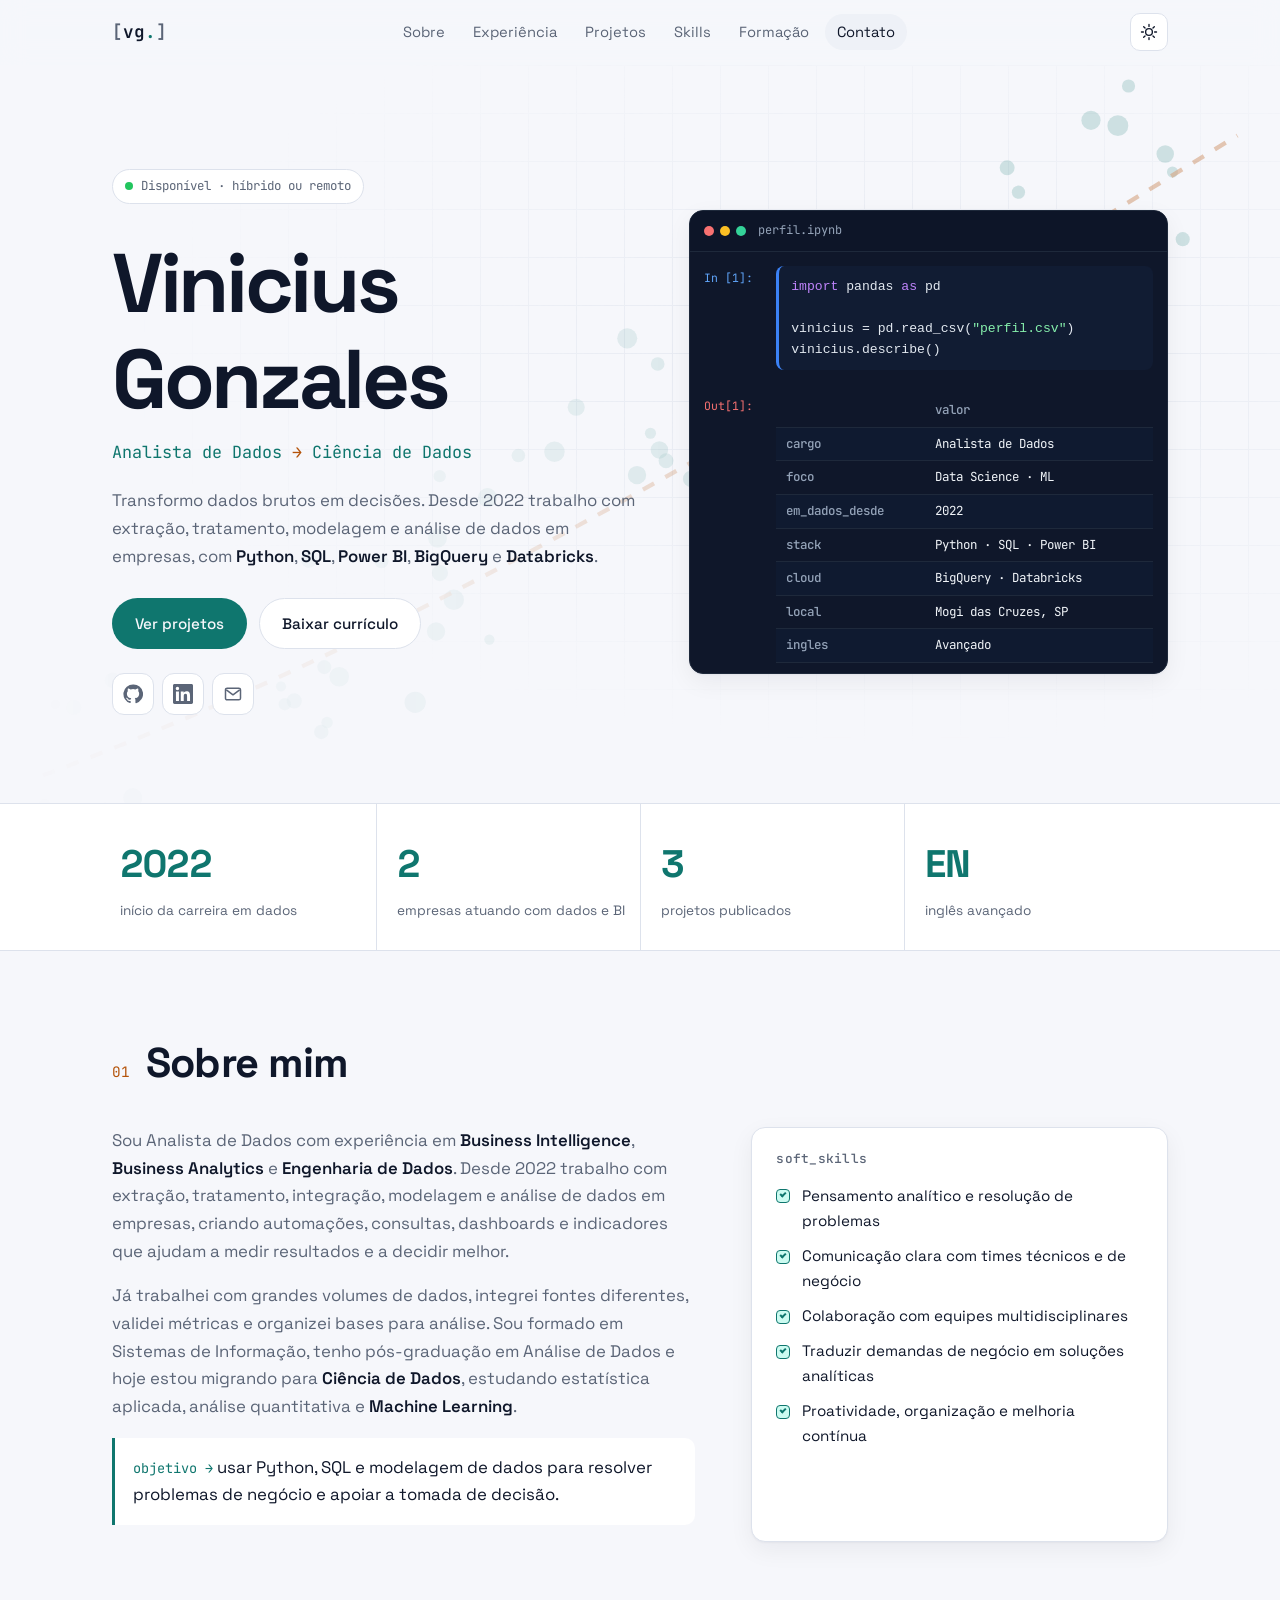
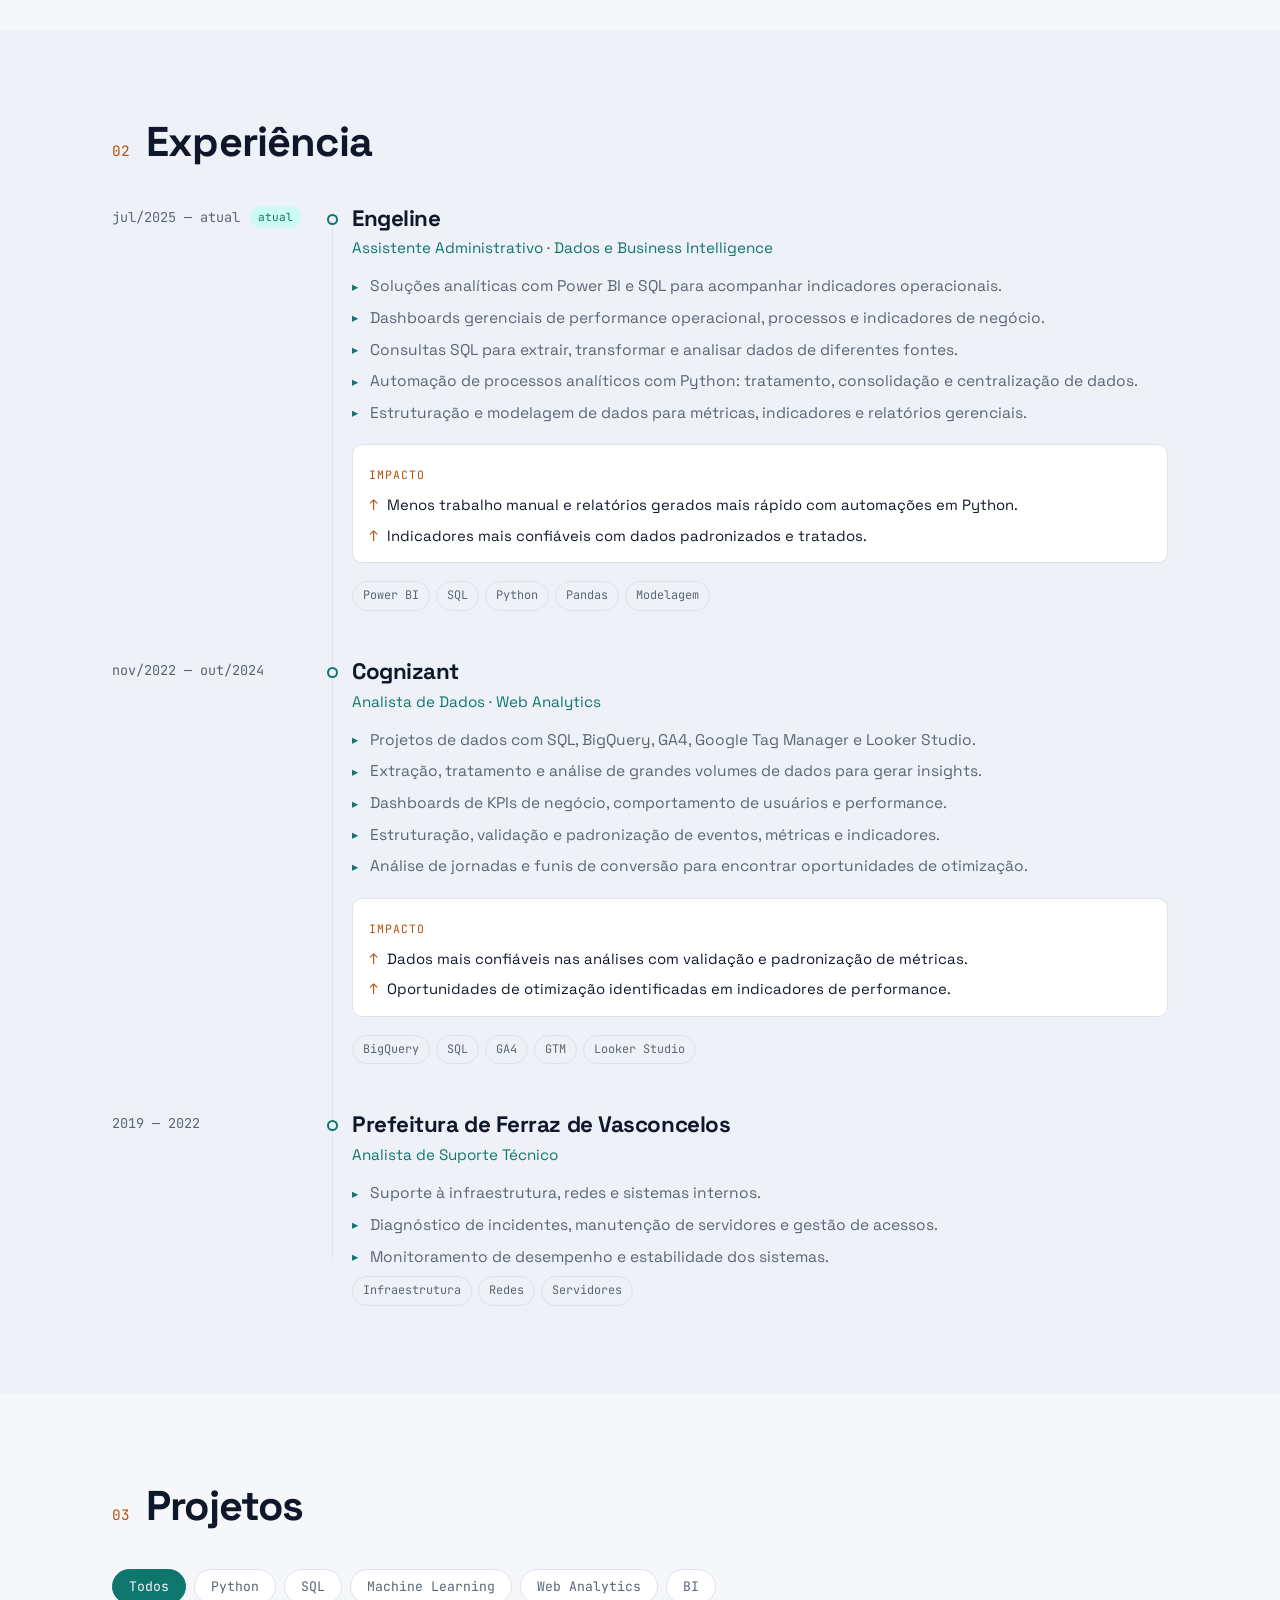
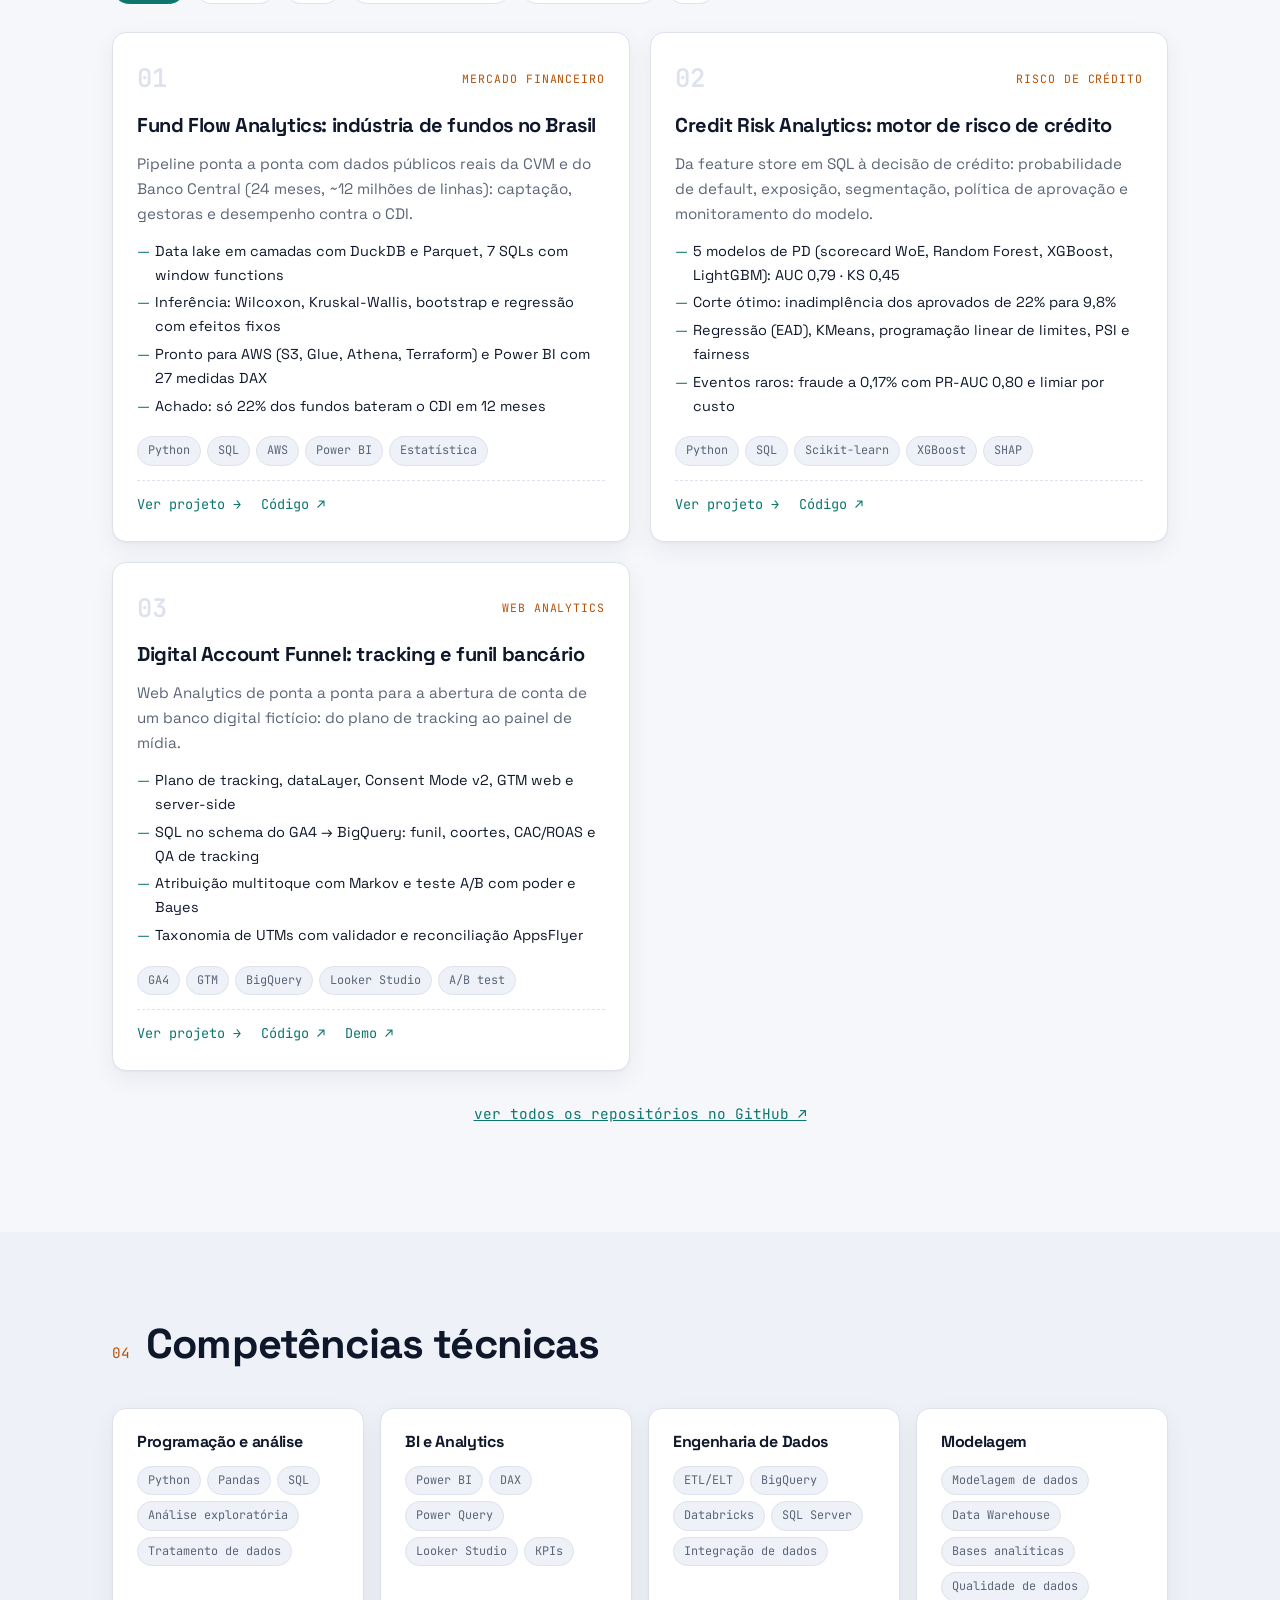
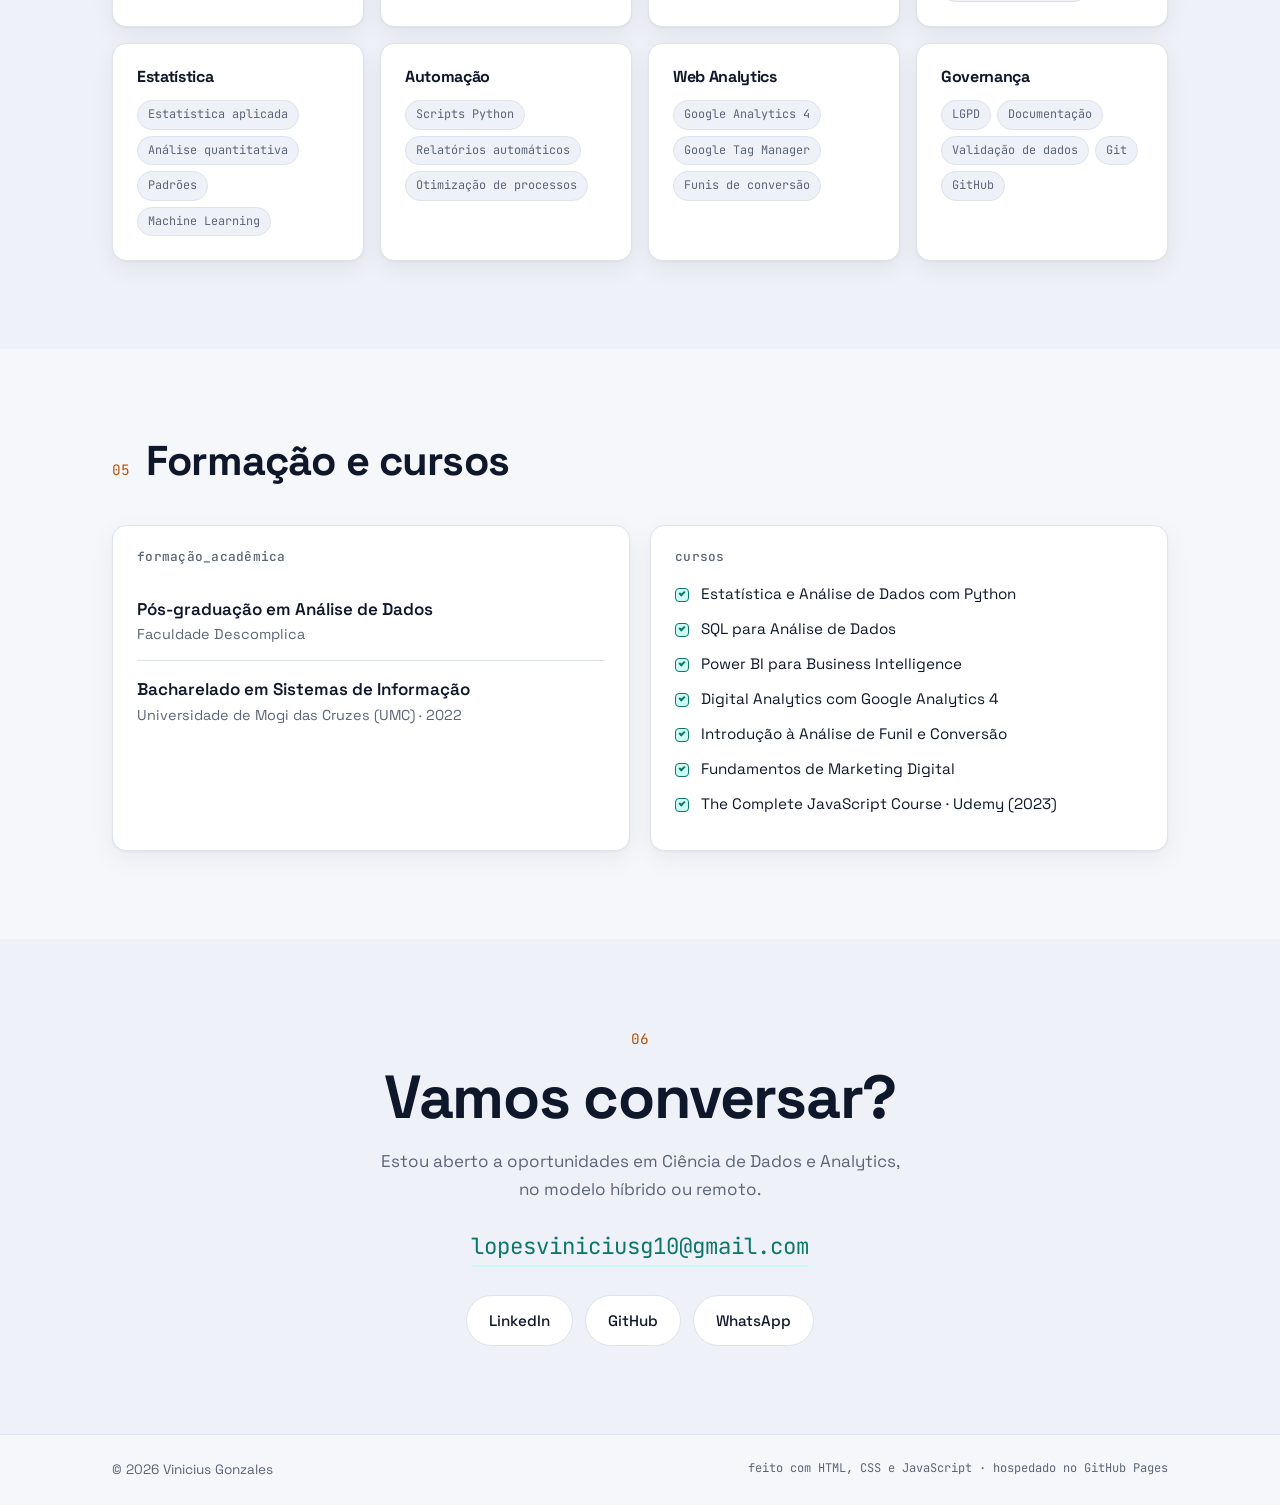
<file: index.html>
<!doctype html>
<html lang="pt-BR">
<head>
  <meta charset="utf-8">
  <meta name="viewport" content="width=device-width, initial-scale=1">
  <title>Vinicius Gonzales | Ciência de Dados</title>
  <meta name="description" content="Portfólio de Vinicius Gonzales: Analista de Dados com foco em Ciência de Dados, Python, SQL, Power BI, BigQuery e Databricks.">
  <meta property="og:title" content="Vinicius Gonzales | Ciência de Dados">
  <meta property="og:description" content="Analista de Dados: Python, SQL, BI e Engenharia de Dados, com foco em Ciência de Dados.">
  <meta property="og:type" content="website">
  <link rel="icon" href="assets/favicon.svg" type="image/svg+xml">
  <link rel="preconnect" href="https://fonts.googleapis.com">
  <link rel="preconnect" href="https://fonts.gstatic.com" crossorigin>
  <link href="https://fonts.googleapis.com/css2?family=JetBrains+Mono:wght@400;500;600&family=Space+Grotesk:wght@400;500;600;700&display=swap" rel="stylesheet">
  <link rel="stylesheet" href="style.css">
  <script>
    // Aplica o tema salvo antes de desenhar a página (evita "piscar")
    try { var t = localStorage.getItem("theme"); if (t) document.documentElement.dataset.theme = t; } catch (e) {}
  </script>
</head>
<body>
  <a class="skip" href="#conteudo">Pular para o conteúdo</a>

  <header class="header">
    <div class="container header__inner">
      <a href="#topo" class="logo" aria-label="Início">
        <span class="logo__bracket">[</span>vg<span class="logo__dot">.</span><span class="logo__bracket">]</span>
      </a>
      <nav class="nav" id="nav" aria-label="Principal">
        <a href="#sobre">Sobre</a>
        <a href="#experiencia">Experiência</a>
        <a href="#projetos">Projetos</a>
        <a href="#skills">Skills</a>
        <a href="#formacao">Formação</a>
        <a href="#contato">Contato</a>
      </nav>
      <div class="header__actions">
        <button class="icon-btn" id="themeToggle" type="button" aria-label="Alternar tema claro/escuro">
          <svg class="i-sun" viewBox="0 0 24 24" width="18" height="18" aria-hidden="true"><circle cx="12" cy="12" r="4.5" fill="none" stroke="currentColor" stroke-width="1.8"/><path d="M12 2v2.5M12 19.5V22M2 12h2.5M19.5 12H22M4.9 4.9l1.8 1.8M17.3 17.3l1.8 1.8M4.9 19.1l1.8-1.8M17.3 6.7l1.8-1.8" stroke="currentColor" stroke-width="1.8" stroke-linecap="round"/></svg>
          <svg class="i-moon" viewBox="0 0 24 24" width="18" height="18" aria-hidden="true"><path d="M20 14.5A8.5 8.5 0 0 1 9.5 4a8.5 8.5 0 1 0 10.5 10.5Z" fill="none" stroke="currentColor" stroke-width="1.8" stroke-linejoin="round"/></svg>
        </button>
        <button class="icon-btn menu-btn" id="menuToggle" type="button" aria-label="Abrir menu" aria-expanded="false" aria-controls="nav">
          <svg viewBox="0 0 24 24" width="20" height="20" aria-hidden="true"><path d="M4 7h16M4 12h16M4 17h16" stroke="currentColor" stroke-width="1.8" stroke-linecap="round"/></svg>
        </button>
      </div>
    </div>
  </header>

  <main id="conteudo">
    <!-- ============ HERO ============ -->
    <section class="hero" id="topo">
      <svg class="hero__plot" viewBox="0 0 600 400" preserveAspectRatio="xMidYMid slice" aria-hidden="true">
        <g class="hero__dots" id="scatter"></g>
        <path class="hero__fit" d="M20 360 C 180 300, 320 220, 580 60" />
      </svg>

      <div class="container hero__grid">
        <div class="hero__text">
          <p class="status"><span class="status__dot"></span>Disponível · híbrido ou remoto</p>
          <h1 class="hero__title">Vinicius<br>Gonzales</h1>
          <p class="hero__role">Analista de Dados <span class="sep">→</span> Ciência de Dados</p>
          <p class="hero__lead">
            Transformo dados brutos em decisões. Desde 2022 trabalho com extração, tratamento,
            modelagem e análise de dados em empresas, com <strong>Python</strong>, <strong>SQL</strong>,
            <strong>Power BI</strong>, <strong>BigQuery</strong> e <strong>Databricks</strong>.
          </p>
          <div class="hero__cta">
            <a class="btn btn--primary" href="#projetos">Ver projetos</a>
            <a class="btn btn--ghost" href="assets/curriculo-vinicius-gonzales.pdf" target="_blank" rel="noopener">Baixar currículo</a>
          </div>
          <div class="hero__social">
            <a href="https://github.com/viniciusg20" target="_blank" rel="noopener" aria-label="GitHub">
              <svg viewBox="0 0 24 24" width="20" height="20" aria-hidden="true"><path fill="currentColor" d="M12 .5a11.5 11.5 0 0 0-3.64 22.41c.58.1.79-.25.79-.56v-2c-3.2.7-3.88-1.37-3.88-1.37-.52-1.33-1.28-1.69-1.28-1.69-1.05-.72.08-.7.08-.7 1.16.08 1.77 1.19 1.77 1.19 1.03 1.77 2.7 1.26 3.36.96.1-.75.4-1.26.73-1.55-2.55-.29-5.24-1.28-5.24-5.69 0-1.26.45-2.29 1.19-3.1-.12-.29-.52-1.46.11-3.05 0 0 .97-.31 3.17 1.18a11 11 0 0 1 5.77 0c2.2-1.49 3.17-1.18 3.17-1.18.63 1.59.23 2.76.11 3.05.74.81 1.19 1.84 1.19 3.1 0 4.42-2.7 5.4-5.26 5.68.41.36.78 1.06.78 2.14v3.17c0 .31.21.67.8.56A11.5 11.5 0 0 0 12 .5Z"/></svg>
            </a>
            <a href="https://www.linkedin.com/in/vinicius-gonzales" target="_blank" rel="noopener" aria-label="LinkedIn">
              <svg viewBox="0 0 24 24" width="20" height="20" aria-hidden="true"><path fill="currentColor" d="M20.45 20.45h-3.56v-5.57c0-1.33-.02-3.04-1.85-3.04-1.85 0-2.14 1.45-2.14 2.94v5.67H9.34V9h3.41v1.56h.05c.48-.9 1.64-1.85 3.37-1.85 3.6 0 4.27 2.37 4.27 5.46v6.28ZM5.34 7.43a2.06 2.06 0 1 1 0-4.13 2.06 2.06 0 0 1 0 4.13ZM7.12 20.45H3.56V9h3.56v11.45ZM22.22 0H1.77C.79 0 0 .77 0 1.73v20.54C0 23.23.79 24 1.77 24h20.45c.98 0 1.78-.77 1.78-1.73V1.73C24 .77 23.2 0 22.22 0Z"/></svg>
            </a>
            <a href="mailto:lopesviniciusg10@gmail.com" aria-label="E-mail">
              <svg viewBox="0 0 24 24" width="20" height="20" aria-hidden="true"><rect x="3" y="5" width="18" height="14" rx="2" fill="none" stroke="currentColor" stroke-width="1.8"/><path d="m4 7 8 6 8-6" fill="none" stroke="currentColor" stroke-width="1.8" stroke-linejoin="round"/></svg>
            </a>
          </div>
        </div>

        <!-- Célula de "notebook" com o perfil -->
        <figure class="notebook reveal" aria-label="Resumo do perfil em formato de notebook Python">
          <div class="notebook__bar">
            <span class="dots"><i></i><i></i><i></i></span>
            <span class="notebook__file">perfil.ipynb</span>
          </div>
          <div class="cell">
            <span class="cell__prompt">In [1]:</span>
<pre class="cell__code"><code><span class="k">import</span> pandas <span class="k">as</span> pd

vinicius = pd.read_csv(<span class="s">"perfil.csv"</span>)
vinicius.describe()</code></pre>
          </div>
          <div class="cell cell--out">
            <span class="cell__prompt">Out[1]:</span>
            <table class="df">
              <thead><tr><th></th><th>valor</th></tr></thead>
              <tbody>
                <tr><th>cargo</th><td>Analista de Dados</td></tr>
                <tr><th>foco</th><td>Data Science · ML</td></tr>
                <tr><th>em_dados_desde</th><td>2022</td></tr>
                <tr><th>stack</th><td>Python · SQL · Power BI</td></tr>
                <tr><th>cloud</th><td>BigQuery · Databricks</td></tr>
                <tr><th>local</th><td>Mogi das Cruzes, SP</td></tr>
                <tr><th>ingles</th><td>Avançado</td></tr>
              </tbody>
            </table>
          </div>
        </figure>
      </div>
    </section>

    <!-- ============ KPIs ============ -->
    <section class="kpis" aria-label="Destaques">
      <div class="container kpis__grid">
        <div class="kpi reveal"><span class="kpi__value" data-count="2022">2022</span><span class="kpi__label">início da carreira em dados</span></div>
        <div class="kpi reveal"><span class="kpi__value"><span data-count="2">2</span></span><span class="kpi__label">empresas atuando com dados e BI</span></div>
        <div class="kpi reveal"><span class="kpi__value"><span data-count="3">3</span></span><span class="kpi__label">projetos publicados</span></div>
        <div class="kpi reveal"><span class="kpi__value">EN</span><span class="kpi__label">inglês avançado</span></div>
      </div>
    </section>

    <!-- ============ SOBRE ============ -->
    <section class="section" id="sobre">
      <div class="container">
        <header class="section__head reveal">
          <span class="section__index">01</span>
          <h2>Sobre mim</h2>
        </header>
        <div class="about">
          <div class="about__text reveal">
            <p>
              Sou Analista de Dados com experiência em <strong>Business Intelligence</strong>,
              <strong>Business Analytics</strong> e <strong>Engenharia de Dados</strong>. Desde 2022 trabalho
              com extração, tratamento, integração, modelagem e análise de dados em empresas,
              criando automações, consultas, dashboards e indicadores que ajudam a medir resultados e a decidir melhor.
            </p>
            <p>
              Já trabalhei com grandes volumes de dados, integrei fontes diferentes, validei métricas e
              organizei bases para análise. Sou formado em Sistemas de Informação, tenho pós-graduação em
              Análise de Dados e hoje estou migrando para <strong>Ciência de Dados</strong>, estudando
              estatística aplicada, análise quantitativa e <strong>Machine Learning</strong>.
            </p>
            <p class="about__goal">
              <span class="mono">objetivo →</span> usar Python, SQL e modelagem de dados para resolver
              problemas de negócio e apoiar a tomada de decisão.
            </p>
          </div>
          <aside class="about__card reveal">
            <h3 class="mono small">soft_skills</h3>
            <ul class="checklist">
              <li>Pensamento analítico e resolução de problemas</li>
              <li>Comunicação clara com times técnicos e de negócio</li>
              <li>Colaboração com equipes multidisciplinares</li>
              <li>Traduzir demandas de negócio em soluções analíticas</li>
              <li>Proatividade, organização e melhoria contínua</li>
            </ul>
          </aside>
        </div>
      </div>
    </section>

    <!-- ============ EXPERIÊNCIA ============ -->
    <section class="section section--alt" id="experiencia">
      <div class="container">
        <header class="section__head reveal">
          <span class="section__index">02</span>
          <h2>Experiência</h2>
        </header>

        <ol class="timeline">
          <li class="job reveal">
            <div class="job__meta">
              <span class="job__period">jul/2025 — atual</span>
              <span class="badge badge--live">atual</span>
            </div>
            <div class="job__body">
              <h3>Engeline</h3>
              <p class="job__role">Assistente Administrativo · Dados e Business Intelligence</p>
              <ul>
                <li>Soluções analíticas com Power BI e SQL para acompanhar indicadores operacionais.</li>
                <li>Dashboards gerenciais de performance operacional, processos e indicadores de negócio.</li>
                <li>Consultas SQL para extrair, transformar e analisar dados de diferentes fontes.</li>
                <li>Automação de processos analíticos com Python: tratamento, consolidação e centralização de dados.</li>
                <li>Estruturação e modelagem de dados para métricas, indicadores e relatórios gerenciais.</li>
              </ul>
              <div class="impact">
                <span class="impact__label mono">impacto</span>
                <ul>
                  <li>Menos trabalho manual e relatórios gerados mais rápido com automações em Python.</li>
                  <li>Indicadores mais confiáveis com dados padronizados e tratados.</li>
                </ul>
              </div>
              <ul class="tags"><li>Power BI</li><li>SQL</li><li>Python</li><li>Pandas</li><li>Modelagem</li></ul>
            </div>
          </li>

          <li class="job reveal">
            <div class="job__meta"><span class="job__period">nov/2022 — out/2024</span></div>
            <div class="job__body">
              <h3>Cognizant</h3>
              <p class="job__role">Analista de Dados · Web Analytics</p>
              <ul>
                <li>Projetos de dados com SQL, BigQuery, GA4, Google Tag Manager e Looker Studio.</li>
                <li>Extração, tratamento e análise de grandes volumes de dados para gerar insights.</li>
                <li>Dashboards de KPIs de negócio, comportamento de usuários e performance.</li>
                <li>Estruturação, validação e padronização de eventos, métricas e indicadores.</li>
                <li>Análise de jornadas e funis de conversão para encontrar oportunidades de otimização.</li>
              </ul>
              <div class="impact">
                <span class="impact__label mono">impacto</span>
                <ul>
                  <li>Dados mais confiáveis nas análises com validação e padronização de métricas.</li>
                  <li>Oportunidades de otimização identificadas em indicadores de performance.</li>
                </ul>
              </div>
              <ul class="tags"><li>BigQuery</li><li>SQL</li><li>GA4</li><li>GTM</li><li>Looker Studio</li></ul>
            </div>
          </li>

          <li class="job reveal">
            <div class="job__meta"><span class="job__period">2019 — 2022</span></div>
            <div class="job__body">
              <h3>Prefeitura de Ferraz de Vasconcelos</h3>
              <p class="job__role">Analista de Suporte Técnico</p>
              <ul>
                <li>Suporte à infraestrutura, redes e sistemas internos.</li>
                <li>Diagnóstico de incidentes, manutenção de servidores e gestão de acessos.</li>
                <li>Monitoramento de desempenho e estabilidade dos sistemas.</li>
              </ul>
              <ul class="tags"><li>Infraestrutura</li><li>Redes</li><li>Servidores</li></ul>
            </div>
          </li>
        </ol>
      </div>
    </section>

    <!-- ============ PROJETOS ============ -->
    <section class="section" id="projetos">
      <div class="container">
        <header class="section__head reveal">
          <span class="section__index">03</span>
          <h2>Projetos</h2>
        </header>

        <div class="filters reveal" role="group" aria-label="Filtrar projetos">
          <button type="button" class="filter is-active" data-filter="all">Todos</button>
          <button type="button" class="filter" data-filter="python">Python</button>
          <button type="button" class="filter" data-filter="sql">SQL</button>
          <button type="button" class="filter" data-filter="ml">Machine Learning</button>
          <button type="button" class="filter" data-filter="web">Web Analytics</button>
          <button type="button" class="filter" data-filter="bi">BI</button>
        </div>

        <!--
          COMO EDITAR UM PROJETO:
          - troque o href do link "Código" pelo link do repositório no GitHub
          - data-tags define em quais filtros o card aparece (python, bi, governanca)
        -->
        <div class="projects">
          <article class="project reveal" data-tags="python sql bi">
            <div class="project__top">
              <span class="project__num mono">01</span>
              <span class="project__type mono">mercado financeiro</span>
            </div>
            <h3>Fund Flow Analytics: indústria de fundos no Brasil</h3>
            <p>Pipeline ponta a ponta com dados públicos reais da CVM e do Banco Central (24 meses, ~12 milhões de linhas): captação, gestoras e desempenho contra o CDI.</p>
            <ul class="project__points">
              <li>Data lake em camadas com DuckDB e Parquet, 7 SQLs com window functions</li>
              <li>Inferência: Wilcoxon, Kruskal-Wallis, bootstrap e regressão com efeitos fixos</li>
              <li>Pronto para AWS (S3, Glue, Athena, Terraform) e Power BI com 27 medidas DAX</li>
              <li>Achado: só 22% dos fundos bateram o CDI em 12 meses</li>
            </ul>
            <ul class="tags"><li>Python</li><li>SQL</li><li>AWS</li><li>Power BI</li><li>Estatística</li></ul>
            <div class="project__links">
              <a href="projetos/fund-flow-analytics.html">Ver projeto →</a>
              <a href="https://github.com/viniciusg20/fund-flow-analytics" target="_blank" rel="noopener">Código ↗</a>
            </div>
          </article>

          <article class="project reveal" data-tags="python sql ml">
            <div class="project__top">
              <span class="project__num mono">02</span>
              <span class="project__type mono">risco de crédito</span>
            </div>
            <h3>Credit Risk Analytics: motor de risco de crédito</h3>
            <p>Da feature store em SQL à decisão de crédito: probabilidade de default, exposição, segmentação, política de aprovação e monitoramento do modelo.</p>
            <ul class="project__points">
              <li>5 modelos de PD (scorecard WoE, Random Forest, XGBoost, LightGBM): AUC 0,79 · KS 0,45</li>
              <li>Corte ótimo: inadimplência dos aprovados de 22% para 9,8%</li>
              <li>Regressão (EAD), KMeans, programação linear de limites, PSI e fairness</li>
              <li>Eventos raros: fraude a 0,17% com PR-AUC 0,80 e limiar por custo</li>
            </ul>
            <ul class="tags"><li>Python</li><li>SQL</li><li>Scikit-learn</li><li>XGBoost</li><li>SHAP</li></ul>
            <div class="project__links">
              <a href="projetos/credit-risk-analytics.html">Ver projeto →</a>
              <a href="https://github.com/viniciusg20/credit-risk-analytics" target="_blank" rel="noopener">Código ↗</a>
            </div>
          </article>

          <article class="project reveal" data-tags="web sql python">
            <div class="project__top">
              <span class="project__num mono">03</span>
              <span class="project__type mono">web analytics</span>
            </div>
            <h3>Digital Account Funnel: tracking e funil bancário</h3>
            <p>Web Analytics de ponta a ponta para a abertura de conta de um banco digital fictício: do plano de tracking ao painel de mídia.</p>
            <ul class="project__points">
              <li>Plano de tracking, dataLayer, Consent Mode v2, GTM web e server-side</li>
              <li>SQL no schema do GA4 → BigQuery: funil, coortes, CAC/ROAS e QA de tracking</li>
              <li>Atribuição multitoque com Markov e teste A/B com poder e Bayes</li>
              <li>Taxonomia de UTMs com validador e reconciliação AppsFlyer</li>
            </ul>
            <ul class="tags"><li>GA4</li><li>GTM</li><li>BigQuery</li><li>Looker Studio</li><li>A/B test</li></ul>
            <div class="project__links">
              <a href="projetos/digital-account-funnel.html">Ver projeto →</a>
              <a href="https://github.com/viniciusg20/digital-account-funnel" target="_blank" rel="noopener">Código ↗</a>
              <a href="https://viniciusg20.github.io/digital-account-funnel/" target="_blank" rel="noopener">Demo ↗</a>
            </div>
          </article>
        </div>

        <p class="more reveal">
          <a href="https://github.com/viniciusg20" target="_blank" rel="noopener" class="mono">ver todos os repositórios no GitHub ↗</a>
        </p>
      </div>
    </section>

    <!-- ============ SKILLS ============ -->
    <section class="section section--alt" id="skills">
      <div class="container">
        <header class="section__head reveal">
          <span class="section__index">04</span>
          <h2>Competências técnicas</h2>
        </header>
        <div class="skills">
          <div class="skill reveal">
            <h3>Programação e análise</h3>
            <ul class="tags"><li>Python</li><li>Pandas</li><li>SQL</li><li>Análise exploratória</li><li>Tratamento de dados</li></ul>
          </div>
          <div class="skill reveal">
            <h3>BI e Analytics</h3>
            <ul class="tags"><li>Power BI</li><li>DAX</li><li>Power Query</li><li>Looker Studio</li><li>KPIs</li></ul>
          </div>
          <div class="skill reveal">
            <h3>Engenharia de Dados</h3>
            <ul class="tags"><li>ETL/ELT</li><li>BigQuery</li><li>Databricks</li><li>SQL Server</li><li>Integração de dados</li></ul>
          </div>
          <div class="skill reveal">
            <h3>Modelagem</h3>
            <ul class="tags"><li>Modelagem de dados</li><li>Data Warehouse</li><li>Bases analíticas</li><li>Qualidade de dados</li></ul>
          </div>
          <div class="skill reveal">
            <h3>Estatística</h3>
            <ul class="tags"><li>Estatística aplicada</li><li>Análise quantitativa</li><li>Padrões</li><li>Machine Learning </li></ul>
          </div>
          <div class="skill reveal">
            <h3>Automação</h3>
            <ul class="tags"><li>Scripts Python</li><li>Relatórios automáticos</li><li>Otimização de processos</li></ul>
          </div>
          <div class="skill reveal">
            <h3>Web Analytics</h3>
            <ul class="tags"><li>Google Analytics 4</li><li>Google Tag Manager</li><li>Funis de conversão</li></ul>
          </div>
          <div class="skill reveal">
            <h3>Governança</h3>
            <ul class="tags"><li>LGPD</li><li>Documentação</li><li>Validação de dados</li><li>Git</li><li>GitHub</li></ul>
          </div>
        </div>
      </div>
    </section>

    <!-- ============ FORMAÇÃO ============ -->
    <section class="section" id="formacao">
      <div class="container">
        <header class="section__head reveal">
          <span class="section__index">05</span>
          <h2>Formação e cursos</h2>
        </header>
        <div class="edu">
          <div class="edu__col reveal">
            <h3 class="mono small">formação_acadêmica</h3>
            <div class="edu__item">
              <strong>Pós-graduação em Análise de Dados</strong>
              <span>Faculdade Descomplica</span>
            </div>
            <div class="edu__item">
              <strong>Bacharelado em Sistemas de Informação</strong>
              <span>Universidade de Mogi das Cruzes (UMC) · 2022</span>
            </div>
          </div>
          <div class="edu__col reveal">
            <h3 class="mono small">cursos</h3>
            <ul class="checklist">
              <li>Estatística e Análise de Dados com Python</li>
              <li>SQL para Análise de Dados</li>
              <li>Power BI para Business Intelligence</li>
              <li>Digital Analytics com Google Analytics 4</li>
              <li>Introdução à Análise de Funil e Conversão</li>
              <li>Fundamentos de Marketing Digital</li>
              <li>The Complete JavaScript Course · Udemy (2023)</li>
            </ul>
          </div>
        </div>
      </div>
    </section>

    <!-- ============ CONTATO ============ -->
    <section class="section contact" id="contato">
      <div class="container contact__inner reveal">
        <span class="section__index">06</span>
        <h2 class="contact__title">Vamos conversar?</h2>
        <p class="contact__lead">Estou aberto a oportunidades em Ciência de Dados e Analytics, no modelo híbrido ou remoto.</p>
        <a class="contact__email" href="mailto:lopesviniciusg10@gmail.com">lopesviniciusg10@gmail.com</a>
        <div class="contact__links">
          <a class="btn btn--ghost" href="https://www.linkedin.com/in/vinicius-gonzales" target="_blank" rel="noopener">LinkedIn</a>
          <a class="btn btn--ghost" href="https://github.com/viniciusg20" target="_blank" rel="noopener">GitHub</a>
          <a class="btn btn--ghost" href="https://wa.me/5511940369484" target="_blank" rel="noopener">WhatsApp</a>
        </div>
      </div>
    </section>
  </main>

  <footer class="footer">
    <div class="container footer__inner">
      <span>© <span id="year">2026</span> Vinicius Gonzales</span>
      <span class="mono">feito com HTML, CSS e JavaScript · hospedado no GitHub Pages</span>
    </div>
  </footer>

  <script src="script.js"></script>
</body>
</html>
</file>
<file: style.css>
/* =========================================================
   Portfólio · Vinicius Gonzales
   Cores ficam todas aqui em cima: troque e o site inteiro muda.
   ========================================================= */
:root {
  --bg: #f6f7fb;
  --bg-alt: #eef1f7;
  --surface: #ffffff;
  --border: #dde2ec;
  --text: #0f172a;
  --muted: #5b6577;
  --accent: #0f766e;        /* verde-azulado */
  --accent-soft: #ccfbf1;
  --accent-2: #b45309;      /* âmbar */
  --code-bg: #0f172a;
  --code-text: #e2e8f0;
  --shadow: 0 1px 2px rgb(15 23 42 / .04), 0 8px 24px rgb(15 23 42 / .06);
  --radius: 14px;
  --font: "Space Grotesk", system-ui, -apple-system, "Segoe UI", sans-serif;
  --mono: "JetBrains Mono", ui-monospace, "SFMono-Regular", Consolas, monospace;
  color-scheme: light;
}

@media (prefers-color-scheme: dark) {
  :root:not([data-theme="light"]) {
    --bg: #0a0f1c; --bg-alt: #0e1526; --surface: #121a2e; --border: #1f2a42;
    --text: #e6ebf5; --muted: #94a0b8; --accent: #2dd4bf; --accent-soft: #134e4a;
    --accent-2: #fbbf24; --code-bg: #0b1222; --code-text: #e2e8f0;
    --shadow: 0 1px 2px rgb(0 0 0 / .3), 0 12px 32px rgb(0 0 0 / .35);
    color-scheme: dark;
  }
}
:root[data-theme="dark"] {
  --bg: #0a0f1c; --bg-alt: #0e1526; --surface: #121a2e; --border: #1f2a42;
  --text: #e6ebf5; --muted: #94a0b8; --accent: #2dd4bf; --accent-soft: #134e4a;
  --accent-2: #fbbf24; --code-bg: #0b1222; --code-text: #e2e8f0;
  --shadow: 0 1px 2px rgb(0 0 0 / .3), 0 12px 32px rgb(0 0 0 / .35);
  color-scheme: dark;
}

/* ---------- base ---------- */
*, *::before, *::after { box-sizing: border-box; }
html { scroll-behavior: smooth; scroll-padding-top: 72px; }
body {
  margin: 0; background: var(--bg); color: var(--text);
  font-family: var(--font); font-size: 17px; line-height: 1.65;
  -webkit-font-smoothing: antialiased;
  transition: background-color .3s, color .3s;
}
h1, h2, h3 { line-height: 1.15; margin: 0; letter-spacing: -.02em; }
p { margin: 0 0 1em; }
a { color: inherit; }
ul { margin: 0; padding: 0; list-style: none; }
strong { font-weight: 600; }
.mono { font-family: var(--mono); }
.small { font-size: .8rem; font-weight: 500; color: var(--muted); letter-spacing: .02em; }
.container { width: 100%; max-width: 1120px; margin: 0 auto; padding: 0 16px; }
@media (min-width: 720px) { .container { padding: 0 32px; } }

.skip { position: absolute; left: -999px; top: 8px; background: var(--accent); color: #fff; padding: 8px 12px; border-radius: 8px; z-index: 100; }
.skip:focus { left: 8px; }
:focus-visible { outline: 2px solid var(--accent); outline-offset: 3px; border-radius: 6px; }

/* ---------- header ---------- */
.header {
  position: sticky; top: 0; z-index: 50;
  background: color-mix(in srgb, var(--bg) 82%, transparent);
  backdrop-filter: saturate(160%) blur(12px);
  -webkit-backdrop-filter: saturate(160%) blur(12px);
  border-bottom: 1px solid transparent;
  transition: border-color .3s;
}
.header.is-scrolled { border-bottom-color: var(--border); }
.header__inner { display: flex; align-items: center; justify-content: space-between; height: 64px; gap: 16px; }
.logo { font-family: var(--mono); font-weight: 600; font-size: 1.1rem; text-decoration: none; }
.logo__bracket { color: var(--muted); }
.logo__dot { color: var(--accent); }
.nav { display: flex; gap: 4px; }
.nav a {
  text-decoration: none; font-size: .92rem; color: var(--muted);
  padding: 6px 12px; border-radius: 999px; transition: color .2s, background .2s;
}
.nav a:hover, .nav a.is-active { color: var(--text); background: var(--bg-alt); }
.header__actions { display: flex; gap: 8px; }
.icon-btn {
  display: grid; place-items: center; width: 38px; height: 38px;
  border: 1px solid var(--border); border-radius: 10px;
  background: var(--surface); color: var(--text); cursor: pointer;
}
.icon-btn:hover { border-color: var(--accent); color: var(--accent); }
.i-moon { display: none; }
:root[data-theme="dark"] .i-sun { display: none; }
:root[data-theme="dark"] .i-moon { display: block; }
@media (prefers-color-scheme: dark) {
  :root:not([data-theme="light"]) .i-sun { display: none; }
  :root:not([data-theme="light"]) .i-moon { display: block; }
}
.menu-btn { display: none; }

@media (max-width: 860px) {
  .menu-btn { display: grid; }
  .nav {
    position: absolute; top: 64px; left: 0; right: 0;
    flex-direction: column; gap: 0; padding: 8px 16px 16px;
    background: var(--bg); border-bottom: 1px solid var(--border);
    display: none;
  }
  .nav.is-open { display: flex; }
  .nav a { padding: 12px; border-radius: 10px; font-size: 1rem; }
}

/* ---------- botões & tags ---------- */
.btn {
  display: inline-flex; align-items: center; gap: 8px;
  padding: 12px 22px; border-radius: 999px; font-weight: 500; font-size: .95rem;
  text-decoration: none; border: 1px solid transparent;
  transition: transform .2s, background .2s, border-color .2s, color .2s;
}
.btn:hover { transform: translateY(-2px); }
.btn--primary { background: var(--accent); color: var(--bg); }
.btn--ghost { border-color: var(--border); background: var(--surface); }
.btn--ghost:hover { border-color: var(--accent); color: var(--accent); }

.tags { display: flex; flex-wrap: wrap; gap: 6px; }
.tags li {
  font-family: var(--mono); font-size: .74rem; padding: 4px 10px; border-radius: 999px;
  background: var(--bg-alt); border: 1px solid var(--border); color: var(--muted);
}
.tags em { font-style: normal; color: var(--accent-2); }

/* ---------- hero ---------- */
.hero { position: relative; overflow: hidden; padding: 72px 0 56px; }
.hero::before {           /* grade de "gráfico" ao fundo */
  content: ""; position: absolute; inset: 0;
  background-image:
    linear-gradient(var(--border) 1px, transparent 1px),
    linear-gradient(90deg, var(--border) 1px, transparent 1px);
  background-size: 48px 48px;
  mask-image: radial-gradient(ellipse 80% 70% at 70% 40%, #000 20%, transparent 75%);
  -webkit-mask-image: radial-gradient(ellipse 80% 70% at 70% 40%, #000 20%, transparent 75%);
  opacity: .55; pointer-events: none;
}
.hero__plot {
  position: absolute; inset: 0; width: 100%; height: 100%; pointer-events: none; opacity: .5;
  mask-image: linear-gradient(90deg, transparent 0%, rgb(0 0 0 / .25) 35%, #000 70%);
  -webkit-mask-image: linear-gradient(90deg, transparent 0%, rgb(0 0 0 / .25) 35%, #000 70%);
}
.hero__dots circle { fill: var(--accent); opacity: .35; }
.hero__fit {
  fill: none; stroke: var(--accent-2); stroke-width: 2; stroke-dasharray: 6 6; opacity: .6;
  stroke-dashoffset: 900; animation: draw 2.4s .4s ease-out forwards;
}
@keyframes draw { from { stroke-dashoffset: 900; } to { stroke-dashoffset: 0; } }

.hero__grid { position: relative; display: grid; gap: 48px; align-items: center; }
@media (min-width: 960px) { .hero__grid { grid-template-columns: 1.05fr .95fr; } .hero { padding: 104px 0 88px; } }

.status {
  display: inline-flex; align-items: center; gap: 8px;
  font-family: var(--mono); font-size: .78rem; color: var(--muted);
  padding: 6px 12px; border: 1px solid var(--border); border-radius: 999px; background: var(--surface);
}
.status__dot { width: 8px; height: 8px; border-radius: 50%; background: #22c55e; box-shadow: 0 0 0 0 rgb(34 197 94 / .6); animation: pulse 2s infinite; }
@keyframes pulse { 70% { box-shadow: 0 0 0 8px rgb(34 197 94 / 0); } 100% { box-shadow: 0 0 0 0 rgb(34 197 94 / 0); } }

.hero__title { font-size: clamp(2.8rem, 9vw, 5.2rem); font-weight: 700; margin: 20px 0 12px; letter-spacing: -.04em; }
.hero__role { font-family: var(--mono); font-size: clamp(.9rem, 2.6vw, 1.05rem); color: var(--accent); margin-bottom: 20px; }
.hero__role .sep { color: var(--accent-2); }
.hero__lead { color: var(--muted); max-width: 52ch; font-size: 1.05rem; }
.hero__lead strong { color: var(--text); }
.hero__cta { display: flex; flex-wrap: wrap; gap: 12px; margin: 28px 0 24px; }
.hero__social { display: flex; gap: 8px; }
.hero__social a {
  display: grid; place-items: center; width: 42px; height: 42px; border-radius: 12px;
  color: var(--muted); border: 1px solid var(--border); background: var(--surface);
  transition: color .2s, border-color .2s, transform .2s;
}
.hero__social a:hover { color: var(--accent); border-color: var(--accent); transform: translateY(-2px); }

/* notebook */
.notebook {
  margin: 0; background: var(--code-bg); color: var(--code-text);
  border-radius: var(--radius); border: 1px solid #1e293b; box-shadow: var(--shadow);
  font-family: var(--mono); font-size: .82rem; overflow: hidden;
}
.notebook__bar { display: flex; align-items: center; gap: 12px; padding: 10px 14px; border-bottom: 1px solid #1e293b; background: #0d1528; }
.dots { display: flex; gap: 6px; }
.dots i { width: 10px; height: 10px; border-radius: 50%; background: #334155; }
.dots i:nth-child(1) { background: #f87171; } .dots i:nth-child(2) { background: #fbbf24; } .dots i:nth-child(3) { background: #34d399; }
.notebook__file { color: #94a3b8; font-size: .75rem; }
.cell { display: grid; grid-template-columns: 64px 1fr; padding: 14px 14px 10px; gap: 8px; }
.cell__prompt { color: #60a5fa; font-size: .72rem; padding-top: 2px; }
.cell--out .cell__prompt { color: #f87171; }
.cell__code { margin: 0; white-space: pre-wrap; word-break: break-word; line-height: 1.6; background: #111c33; padding: 10px 12px; border-radius: 8px; border-left: 3px solid #3b82f6; }
.cell__code .k { color: #c084fc; } .cell__code .s { color: #86efac; }
.df { border-collapse: collapse; width: 100%; font-size: .78rem; }
.df th, .df td { text-align: left; padding: 6px 10px; border-bottom: 1px solid #1e293b; }
.df thead th { color: #94a3b8; font-weight: 500; }
.df tbody th { color: #94a3b8; font-weight: 500; white-space: nowrap; }
.df tbody tr:nth-child(odd) { background: #0f1a30; }
.df td { color: #f1f5f9; }
@media (max-width: 480px) { .cell { grid-template-columns: 1fr; gap: 4px; } }

/* ---------- KPIs ---------- */
.kpis { border-block: 1px solid var(--border); background: var(--surface); }
.kpis__grid { display: grid; grid-template-columns: repeat(2, 1fr); }
@media (min-width: 760px) { .kpis__grid { grid-template-columns: repeat(4, 1fr); } }
.kpi { padding: 28px 8px; display: flex; flex-direction: column; gap: 4px; }
.kpi + .kpi { border-left: 1px solid var(--border); padding-left: 20px; }
@media (max-width: 759px) { .kpi:nth-child(3) { border-left: 0; padding-left: 8px; } .kpi:nth-child(n+3) { border-top: 1px solid var(--border); } }
.kpi__value { font-size: clamp(1.8rem, 5vw, 2.4rem); font-weight: 700; color: var(--accent); font-variant-numeric: tabular-nums; letter-spacing: -.03em; }
.kpi__label { font-size: .85rem; color: var(--muted); }

/* ---------- seções ---------- */
.section { padding: 88px 0; }
.section--alt { background: var(--bg-alt); }
.section__head { display: flex; align-items: baseline; gap: 16px; margin-bottom: 40px; }
.section__index { font-family: var(--mono); color: var(--accent-2); font-size: .9rem; }
.section__head h2 { font-size: clamp(1.8rem, 4.5vw, 2.6rem); }

/* sobre */
.about { display: grid; gap: 32px; }
@media (min-width: 900px) { .about { grid-template-columns: 1.4fr 1fr; gap: 56px; } }
.about__text p { color: var(--muted); font-size: 1.05rem; }
.about__text strong { color: var(--text); }
.about__goal { padding: 16px 18px; border-left: 3px solid var(--accent); background: var(--surface); border-radius: 0 10px 10px 0; color: var(--text) !important; }
.about__goal .mono { color: var(--accent); font-size: .85rem; }
.about__card, .edu__col, .skill, .project {
  background: var(--surface); border: 1px solid var(--border); border-radius: var(--radius);
  padding: 24px; box-shadow: var(--shadow);
}
.about__card h3, .edu__col h3 { margin-bottom: 16px; }
.checklist li { position: relative; padding-left: 26px; margin-bottom: 10px; font-size: .95rem; }
.checklist li::before {
  content: ""; position: absolute; left: 0; top: .45em; width: 14px; height: 14px; border-radius: 4px;
  background: var(--accent-soft); border: 1px solid var(--accent);
}
.checklist li::after {
  content: ""; position: absolute; left: 4px; top: calc(.45em + 3px); width: 6px; height: 4px;
  border-left: 2px solid var(--accent); border-bottom: 2px solid var(--accent); transform: rotate(-45deg);
}

/* timeline */
.timeline { list-style: none; margin: 0; padding: 0; position: relative; }
.job { display: grid; gap: 12px; padding-bottom: 48px; position: relative; }
@media (min-width: 860px) {
  .job { grid-template-columns: 200px 1fr; gap: 40px; }
  .timeline::before { content: ""; position: absolute; left: 220px; top: 8px; bottom: 48px; width: 1px; background: var(--border); }
  .job__body::before {
    content: ""; position: absolute; left: 215px; top: 8px; width: 11px; height: 11px; border-radius: 50%;
    background: var(--bg-alt); border: 2px solid var(--accent);
  }
}
.job:last-child { padding-bottom: 0; }
.job__meta { display: flex; align-items: center; gap: 10px; flex-wrap: wrap; align-content: flex-start; }
.job__period { font-family: var(--mono); font-size: .85rem; color: var(--muted); }
.badge { font-family: var(--mono); font-size: .7rem; padding: 2px 8px; border-radius: 999px; }
.badge--live { background: var(--accent-soft); color: var(--accent); }
.job__body h3 { font-size: 1.4rem; }
.job__role { color: var(--accent); font-size: .95rem; margin: 4px 0 14px; }
.job__body > ul:not(.tags) li { position: relative; padding-left: 18px; margin-bottom: 6px; color: var(--muted); font-size: .97rem; }
.job__body > ul:not(.tags) li::before { content: "▸"; position: absolute; left: 0; color: var(--accent); font-size: .8em; top: .2em; }
.impact { margin: 18px 0; padding: 14px 16px; background: var(--surface); border: 1px solid var(--border); border-radius: 10px; }
.impact__label { font-size: .72rem; color: var(--accent-2); text-transform: uppercase; letter-spacing: .08em; }
.impact li { font-size: .93rem; margin-top: 6px; padding-left: 18px; position: relative; }
.impact li::before { content: "↑"; position: absolute; left: 0; color: var(--accent-2); }

/* projetos */
.filters { display: flex; flex-wrap: wrap; gap: 8px; margin-bottom: 28px; }
.filter {
  font-family: var(--mono); font-size: .82rem; padding: 8px 16px; border-radius: 999px; cursor: pointer;
  border: 1px solid var(--border); background: var(--surface); color: var(--muted); transition: all .2s;
}
.filter:hover { color: var(--text); border-color: var(--accent); }
.filter.is-active { background: var(--accent); border-color: var(--accent); color: var(--bg); }
.projects { display: grid; gap: 20px; }
@media (min-width: 720px) { .projects { grid-template-columns: repeat(2, 1fr); } }
.project { display: flex; flex-direction: column; gap: 14px; transition: transform .25s, border-color .25s; }
.project:hover { transform: translateY(-4px); border-color: var(--accent); }
.project.is-hidden { display: none; }
.project__top { display: flex; justify-content: space-between; align-items: center; }
.project__num { font-size: 1.6rem; font-weight: 600; color: var(--border); }
.project__type { font-size: .72rem; color: var(--accent-2); text-transform: uppercase; letter-spacing: .08em; }
.project h3 { font-size: 1.25rem; }
.project p { color: var(--muted); font-size: .95rem; margin: 0; }
.project__points li { font-size: .9rem; padding-left: 18px; position: relative; margin-bottom: 4px; }
.project__points li::before { content: "—"; position: absolute; left: 0; color: var(--accent); }
.project__links { margin-top: auto; padding-top: 8px; border-top: 1px dashed var(--border); }
.project__links a { font-family: var(--mono); font-size: .85rem; color: var(--accent); text-decoration: none; margin-right: 16px; }
.project__links a:hover { text-decoration: underline; }
.more { margin-top: 28px; text-align: center; }
.more a { color: var(--accent); font-size: .9rem; }

/* skills */
.skills { display: grid; gap: 16px; grid-template-columns: 1fr; }
@media (min-width: 600px) { .skills { grid-template-columns: repeat(2, 1fr); } }
@media (min-width: 980px) { .skills { grid-template-columns: repeat(4, 1fr); } }
.skill h3 { font-size: 1rem; margin-bottom: 14px; }

/* formação */
.edu { display: grid; gap: 20px; }
@media (min-width: 860px) { .edu { grid-template-columns: 1fr 1fr; } }
.edu__item { padding: 14px 0; border-bottom: 1px solid var(--border); display: flex; flex-direction: column; }
.edu__item:last-child { border-bottom: 0; }
.edu__item span { color: var(--muted); font-size: .9rem; }

/* contato */
.contact { background: var(--bg-alt); text-align: center; }
.contact__inner { display: flex; flex-direction: column; align-items: center; }
.contact__title { font-size: clamp(2.2rem, 7vw, 3.8rem); margin: 12px 0 14px; }
.contact__lead { color: var(--muted); max-width: 48ch; }
.contact__email {
  font-family: var(--mono); font-size: clamp(.95rem, 3.6vw, 1.4rem); color: var(--accent);
  margin: 8px 0 28px; text-decoration: none; border-bottom: 2px solid var(--accent-soft); word-break: break-all;
}
.contact__email:hover { border-color: var(--accent); }
.contact__links { display: flex; flex-wrap: wrap; justify-content: center; gap: 12px; }

/* footer */
.footer { border-top: 1px solid var(--border); padding: 24px 0; font-size: .85rem; color: var(--muted); }
.footer__inner { display: flex; flex-wrap: wrap; justify-content: space-between; gap: 8px; }
.footer .mono { font-size: .75rem; }

/* ---------- animação de entrada ---------- */
.js .reveal { opacity: 0; transform: translateY(18px); transition: opacity .7s ease, transform .7s ease; }
.js .reveal.is-visible { opacity: 1; transform: none; }

@media (prefers-reduced-motion: reduce) {
  html { scroll-behavior: auto; }
  *, *::before, *::after { animation: none !important; transition: none !important; }
  .js .reveal { opacity: 1; transform: none; }
  .hero__fit { stroke-dashoffset: 0; }
}
</file>
